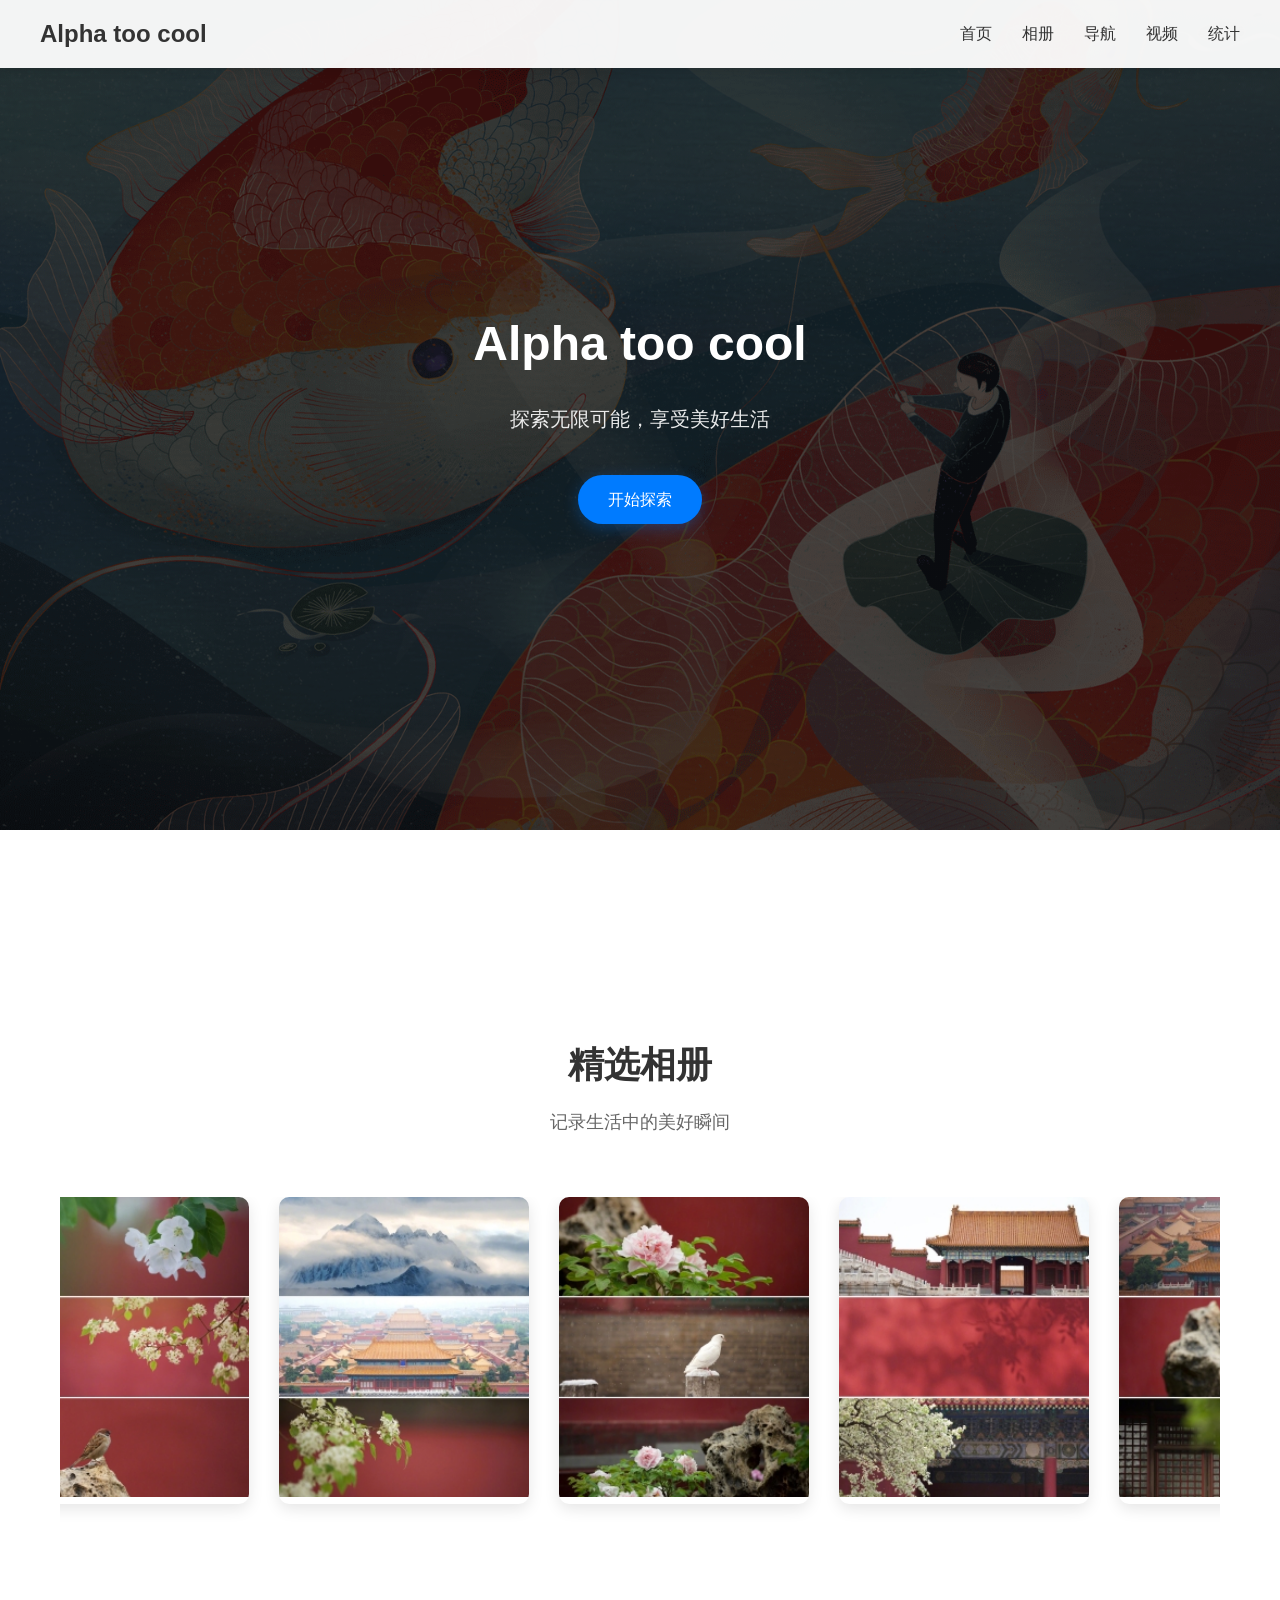
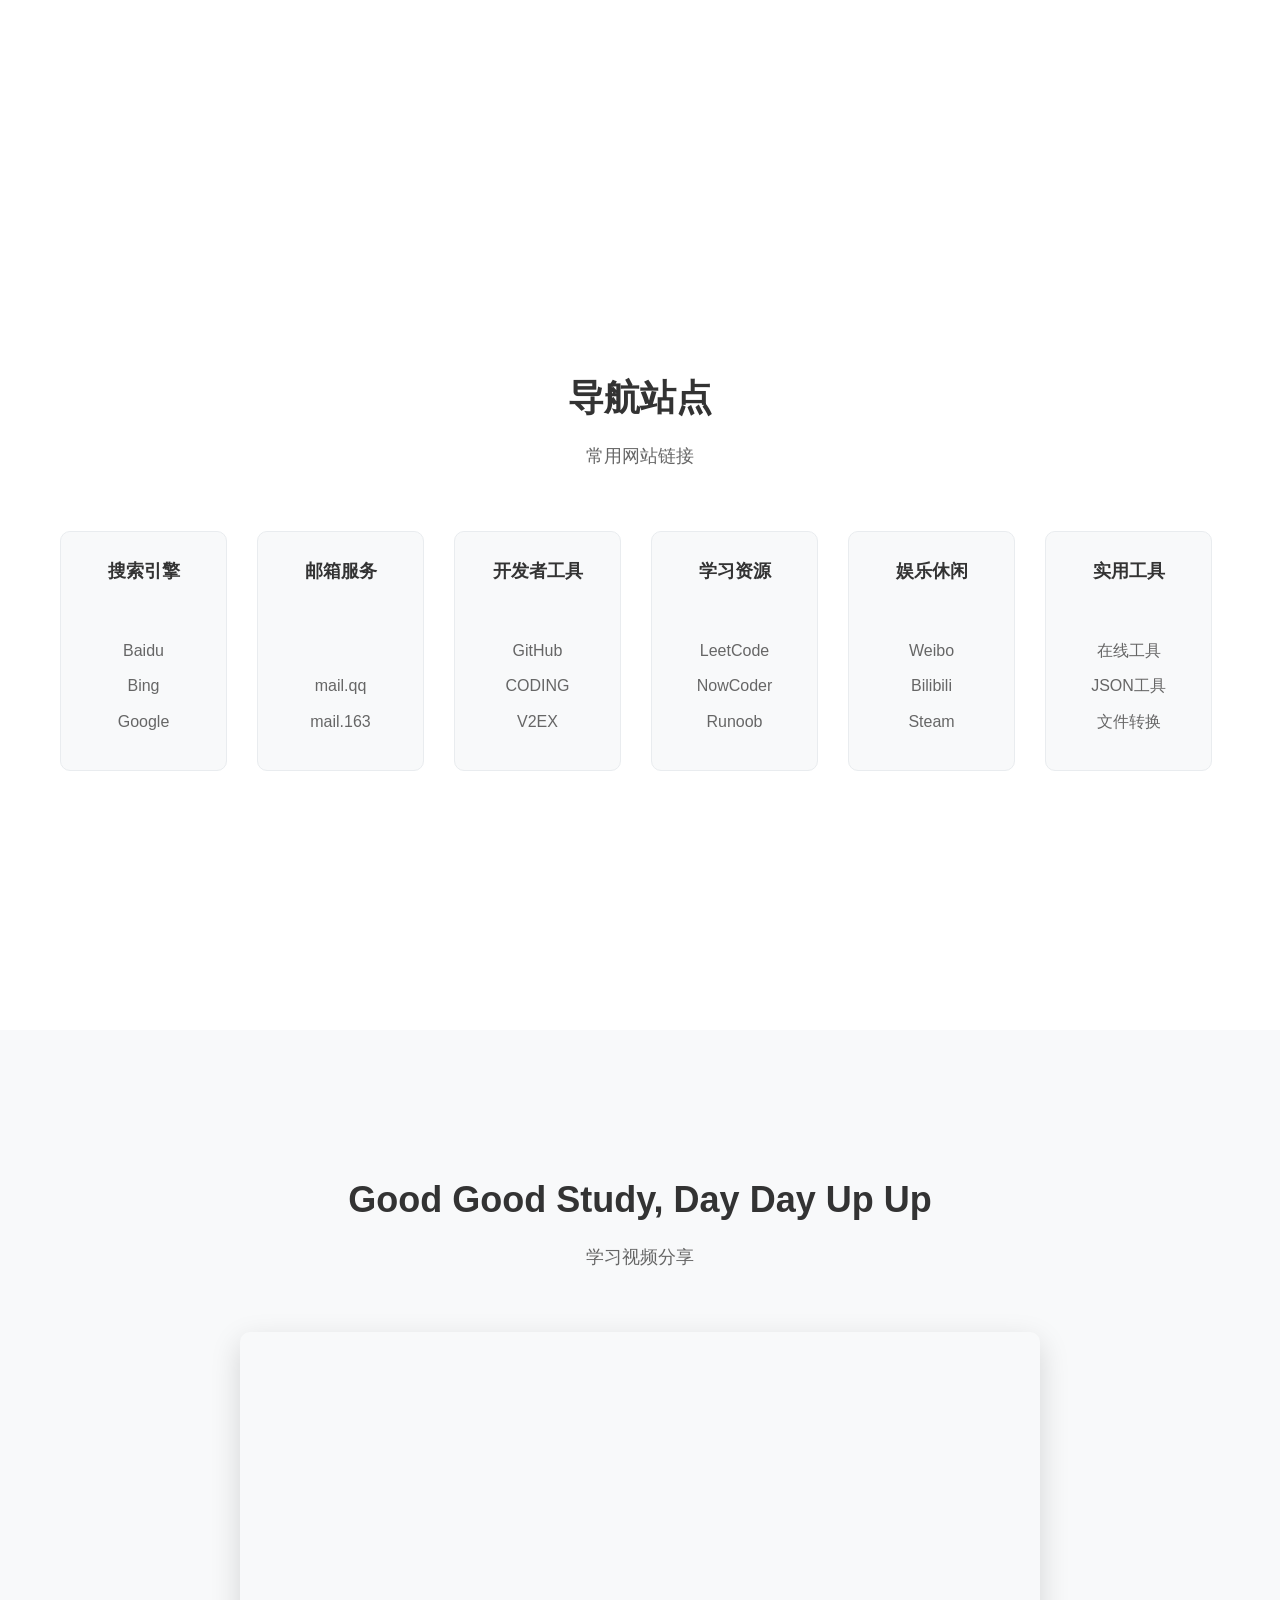
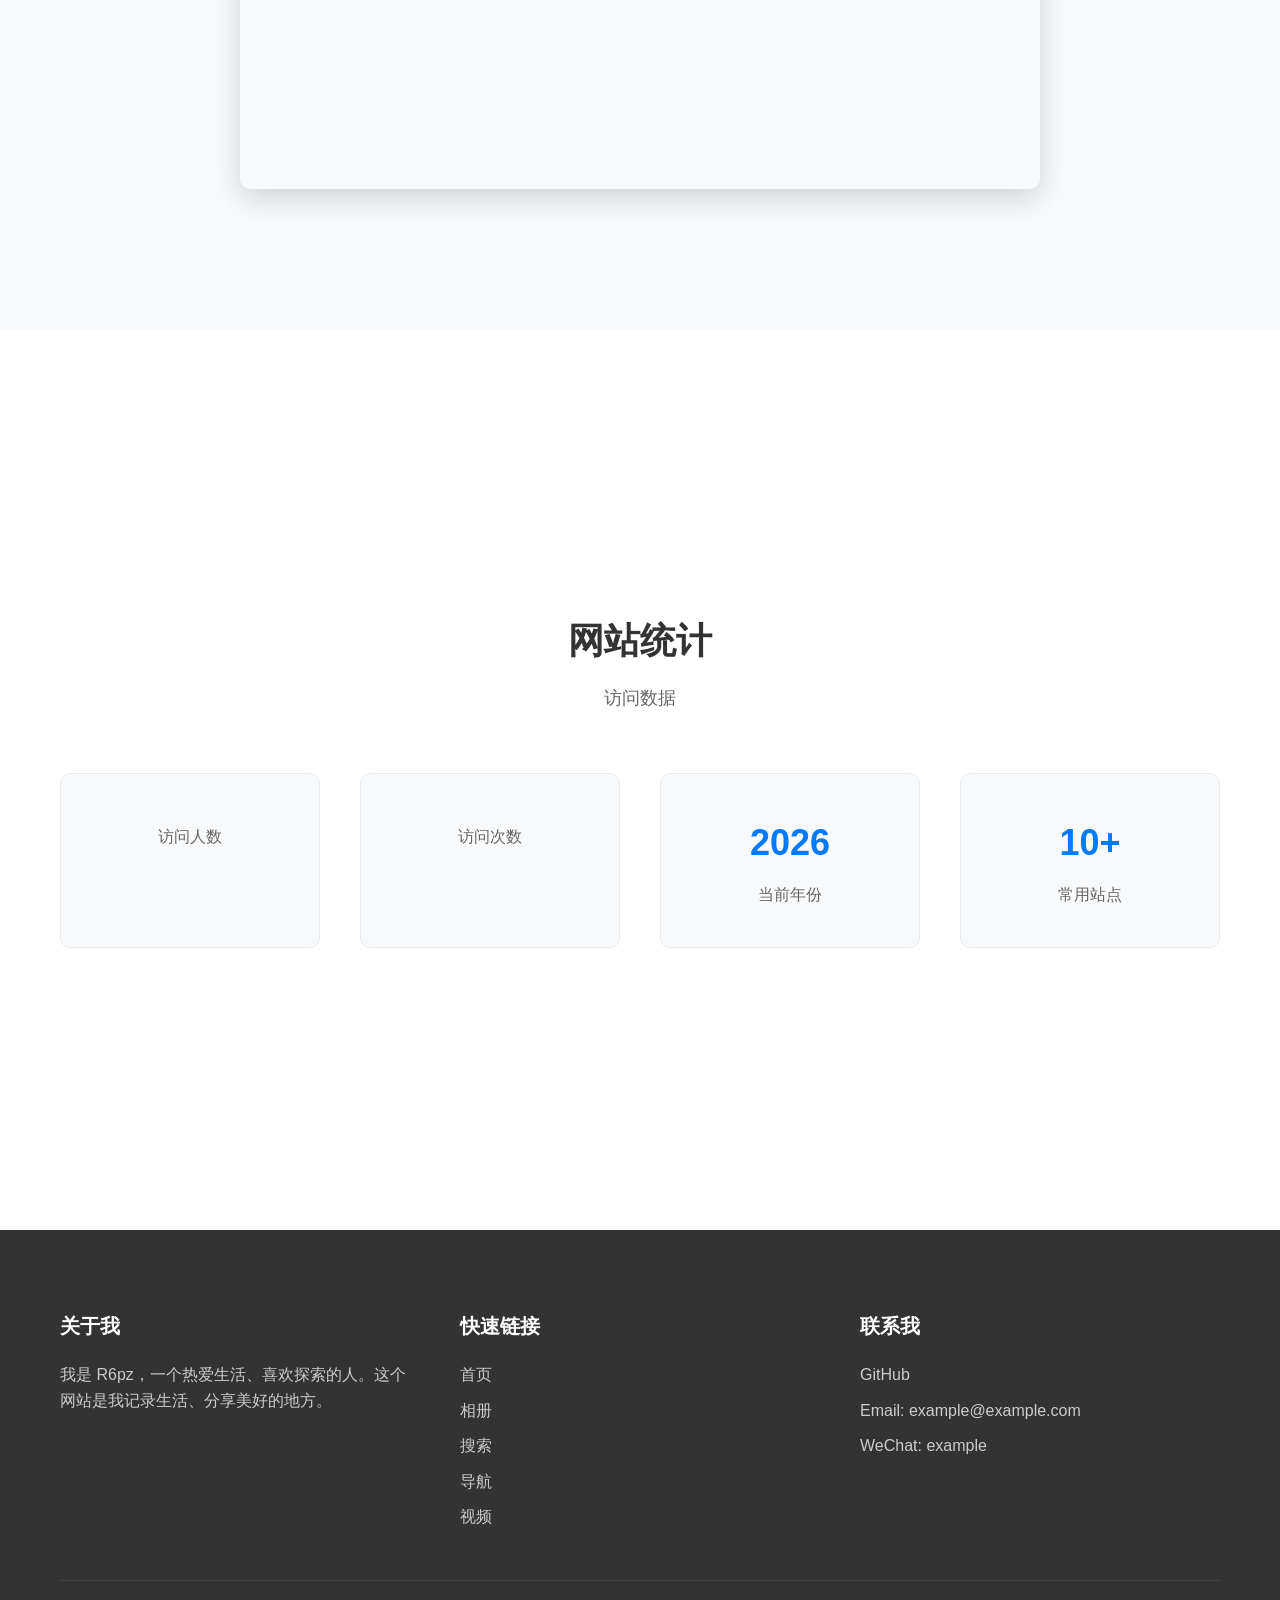
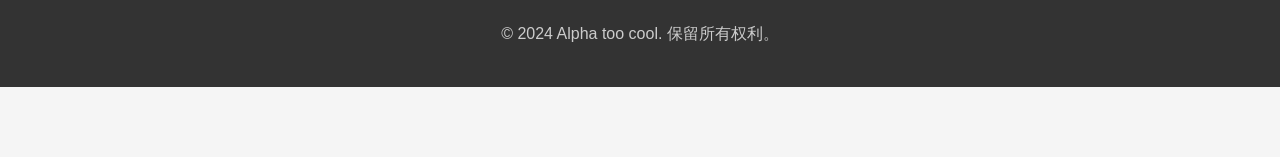
<file: index.html>
<!DOCTYPE html>
<html lang="zh-CN">
<head>
    <meta charset="UTF-8">
    <meta http-equiv="X-UA-Compatible" content="IE=edge">
    <meta name="viewport" content="width=device-width, initial-scale=1.0">
    <title>Alpha too cool - 个人网站</title>
    <link rel="stylesheet" href="css/type.css">
    <link rel="shortcut icon" href="images/favicon.ico" />
    <script async src="https://busuanzi.ibruce.info/busuanzi/2.3/busuanzi.pure.mini.js"></script>
    <style>
        /* 现代化样式 */
        * {
            margin: 0;
            padding: 0;
            box-sizing: border-box;
        }
        
        body {
            font-family: 'Segoe UI', Tahoma, Geneva, Verdana, sans-serif;
            line-height: 1.6;
            color: #333;
            background-color: #f5f5f5;
            background-image: linear-gradient(135deg, #f5f5f5 0%, #e8e8e8 100%);
            min-height: 100vh;
        }
        
        .container {
            max-width: 1200px;
            margin: 0 auto;
            padding: 0 20px;
        }
        
        /* 导航栏 */
        .navbar {
            background-color: rgba(255, 255, 255, 0.95);
            box-shadow: 0 2px 10px rgba(0, 0, 0, 0.1);
            position: fixed;
            top: 0;
            left: 0;
            right: 0;
            z-index: 1000;
            transition: all 0.3s ease;
        }
        
        .navbar.scrolled {
            background-color: rgba(255, 255, 255, 0.98);
            box-shadow: 0 4px 20px rgba(0, 0, 0, 0.15);
        }
        
        .navbar-container {
            display: flex;
            justify-content: space-between;
            align-items: center;
            padding: 15px 0;
        }
        
        .logo {
            font-size: 24px;
            font-weight: bold;
            color: #333;
            text-decoration: none;
            transition: color 0.3s ease;
        }
        
        .logo:hover {
            color: #007bff;
            transform: none;
        }
        
        .nav-links {
            display: flex;
            list-style: none;
        }
        
        .nav-links li {
            margin-left: 30px;
        }
        
        .nav-links a {
            color: #333;
            text-decoration: none;
            font-weight: 500;
            transition: all 0.3s ease;
            position: relative;
        }
        
        .nav-links a:hover {
            color: #007bff;
        }
        
        .nav-links a::after {
            content: '';
            position: absolute;
            bottom: -5px;
            left: 0;
            width: 0;
            height: 2px;
            background-color: #007bff;
            transition: width 0.3s ease;
        }
        
        .nav-links a:hover::after {
            width: 100%;
        }
        
        /* 英雄区域 */
        .hero {
            height: 100vh;
            display: flex;
            align-items: center;
            justify-content: center;
            text-align: center;
            background-image: linear-gradient(rgba(0, 0, 0, 0.7), rgba(0, 0, 0, 0.7)), url('images/backg.png');
            background-size: cover;
            background-position: center;
            background-attachment: fixed;
            color: white;
            margin-top: -70px;
            padding-top: 70px;
        }
        
        .hero-content {
            max-width: 800px;
            animation: fadeInUp 1s ease;
        }
        
        .hero h1 {
            font-size: 48px;
            margin-bottom: 20px;
            font-weight: bold;
        }
        
        .hero p {
            font-size: 20px;
            margin-bottom: 40px;
            opacity: 0.9;
        }
        
        .btn {
            display: inline-block;
            padding: 12px 30px;
            background-color: #007bff;
            color: white;
            border: none;
            border-radius: 50px;
            font-size: 16px;
            font-weight: 500;
            text-decoration: none;
            transition: all 0.3s ease;
            box-shadow: 0 4px 15px rgba(0, 123, 255, 0.3);
        }
        
        .btn:hover {
            background-color: #0069d9;
            transform: translateY(-3px);
            box-shadow: 0 6px 20px rgba(0, 123, 255, 0.4);
        }
        
        /* 图片展示区 */
        .gallery {
            min-height: 100vh;
            display: flex;
            align-items: center;
            padding: 100px 0;
            background-color: white;
        }
        
        .gallery .container {
            width: 100%;
        }
        
        .section-title {
            text-align: center;
            margin-bottom: 60px;
        }
        
        .section-title h2 {
            font-size: 36px;
            font-weight: bold;
            color: #333;
            margin-bottom: 15px;
        }
        
        .section-title p {
            font-size: 18px;
            color: #666;
            max-width: 600px;
            margin: 0 auto;
        }
        
        .gallery-container {
            display: flex;
            flex-wrap: nowrap;
            gap: 15px;
            margin-top: 50px;
            overflow-x: auto;
            padding-bottom: 20px;
            scrollbar-width: none; /* Firefox */
        }
        
        .gallery-container::-webkit-scrollbar {
            display: none; /* Chrome, Safari, Edge */
        }
        
        .gallery-item {
            flex: 0 0 auto;
            width: 150px;
        }
        
        @media (min-width: 768px) {
            .gallery-item {
                width: 200px;
            }
            
            .gallery-container {
                gap: 20px;
            }
        }
        
        @media (min-width: 1200px) {
            .gallery-item {
                width: 250px;
            }
            
            .gallery-container {
                gap: 30px;
            }
        }
        
        .gallery-item {
            position: relative;
            overflow: hidden;
            border-radius: 10px;
            box-shadow: 0 5px 15px rgba(0, 0, 0, 0.1);
            transition: all 0.3s ease;
        }
        
        .gallery-item:hover {
            transform: translateY(-10px);
            box-shadow: 0 15px 30px rgba(0, 0, 0, 0.2);
        }
        
        .gallery-item img {
            width: 100%;
            height: 180px;
            object-fit: cover;
            transition: transform 0.5s ease;
        }
        
        @media (min-width: 768px) {
            .gallery-item img {
                height: 250px;
            }
        }
        
        @media (min-width: 1200px) {
            .gallery-item img {
                height: 300px;
            }
        }
        
        .gallery-item:hover img {
            transform: scale(1.1);
        }
        
        .gallery-overlay {
            position: absolute;
            bottom: 0;
            left: 0;
            right: 0;
            background: linear-gradient(to top, rgba(0, 0, 0, 0.8), transparent);
            color: white;
            padding: 20px;
            transform: translateY(100%);
            transition: transform 0.3s ease;
        }
        
        .gallery-item:hover .gallery-overlay {
            transform: translateY(0);
        }
        
        .gallery-overlay h3 {
            font-size: 18px;
            margin-bottom: 10px;
        }
        

        
        /* 导航站点区 */
        .navigation {
            min-height: 100vh;
            display: flex;
            align-items: center;
            padding: 100px 0;
            background-color: white;
        }
        
        .navigation .container {
            width: 100%;
        }
        
        .nav-grid {
            display: flex;
            flex-wrap: nowrap;
            gap: 15px;
            margin-top: 50px;
            overflow-x: auto;
            padding-bottom: 20px;
            scrollbar-width: none; /* Firefox */
        }
        
        .nav-grid::-webkit-scrollbar {
            display: none; /* Chrome, Safari, Edge */
        }
        
        .nav-card {
            flex: 0 0 auto;
            width: 100px;
            background-color: #f8f9fa;
            border-radius: 10px;
            padding: 25px;
            text-align: center;
            transition: all 0.3s ease;
            border: 1px solid #e9ecef;
            display: flex;
            flex-direction: column;
            min-height: 200px;
        }
        
        .nav-card h3 {
            font-size: 18px;
            margin-top: 0;
            margin-bottom: auto;
            color: #333;
            text-align: center;
        }
        
        .nav-links-list {
            list-style: none;
            margin-top: auto;
            text-align: center;
        }
        
        .nav-links-list li {
            margin-bottom: 10px;
        }
        
        .nav-links-list a {
            color: #666;
            text-decoration: none;
            transition: color 0.3s ease;
            display: block;
        }
        
        .nav-card:hover {
            transform: translateY(-5px);
            box-shadow: 0 10px 20px rgba(0, 0, 0, 0.1);
            border-color: #007bff;
        }
        
        @media (min-width: 768px) {
            .nav-card {
                width: 133px;
                min-height: 220px;
            }
            
            .nav-grid {
                gap: 20px;
            }
        }
        
        @media (min-width: 1200px) {
            .nav-card {
                width: 167px;
                min-height: 240px;
            }
            
            .nav-grid {
                gap: 30px;
            }
        }
        
        .nav-links-list a:hover {
            color: #007bff;
        }
        
        /* 视频区 */
        .video-section {
            min-height: 100vh;
            display: flex;
            align-items: center;
            padding: 100px 0;
            background-color: #f8f9fa;
        }
        
        .video-section .container {
            width: 100%;
        }
        
        .video-container {
            max-width: 800px;
            margin: 0 auto;
            border-radius: 10px;
            overflow: hidden;
            box-shadow: 0 10px 30px rgba(0, 0, 0, 0.15);
        }
        
        /* 统计区 */
        .stats-section {
            min-height: 100vh;
            display: flex;
            align-items: center;
            padding: 100px 0;
            background-color: white;
            text-align: center;
        }
        
        .stats-section .container {
            width: 100%;
        }
        
        .stats-container {
            display: grid;
            grid-template-columns: repeat(auto-fit, minmax(200px, 1fr));
            gap: 40px;
            margin-top: 50px;
        }
        
        .stat-item {
            background-color: #f8f9fa;
            padding: 40px;
            border-radius: 10px;
            transition: all 0.3s ease;
            border: 1px solid #e9ecef;
        }
        
        .stat-item:hover {
            transform: translateY(-5px);
            box-shadow: 0 10px 20px rgba(0, 0, 0, 0.1);
            border-color: #007bff;
        }
        
        .stat-number {
            font-size: 36px;
            font-weight: bold;
            color: #007bff;
            margin-bottom: 10px;
        }
        
        .stat-label {
            font-size: 16px;
            color: #666;
        }
        
        /* 页脚 */
        .footer {
            background-color: #333;
            color: white;
            padding: 80px 0 40px;
        }
        
        .footer-container {
            display: grid;
            grid-template-columns: repeat(auto-fit, minmax(250px, 1fr));
            gap: 40px;
            margin-bottom: 40px;
        }
        
        .footer-section h3 {
            font-size: 20px;
            margin-bottom: 20px;
            color: white;
        }
        
        .footer-section p,
        .footer-section li {
            color: #ccc;
            margin-bottom: 10px;
        }
        
        .footer-section ul {
            list-style: none;
        }
        
        .footer-section a {
            color: #ccc;
            text-decoration: none;
            transition: color 0.3s ease;
        }
        
        .footer-section a:hover {
            color: #007bff;
        }
        
        .footer-bottom {
            border-top: 1px solid #444;
            padding-top: 40px;
            text-align: center;
            color: #ccc;
        }
        
        /* 动画 */
        @keyframes fadeInUp {
            from {
                opacity: 0;
                transform: translateY(30px);
            }
            to {
                opacity: 1;
                transform: translateY(0);
            }
        }
        
        .fade-in {
            opacity: 0;
            transform: translateY(30px);
            transition: all 0.6s ease;
        }
        
        .fade-in.visible {
            opacity: 1;
            transform: translateY(0);
        }
        
        /* 响应式设计 */
        @media (max-width: 768px) {
            .navbar-container {
                flex-direction: column;
                padding: 10px 0;
            }
            
            .nav-links {
                margin-top: 15px;
                flex-wrap: wrap;
                justify-content: center;
            }
            
            .nav-links li {
                margin: 5px 10px;
            }
            
            .hero h1 {
                font-size: 36px;
            }
            
            .hero p {
                font-size: 16px;
            }
            
            .gallery-container {
                grid-template-columns: repeat(auto-fit, minmax(150px, 1fr));
                gap: 15px;
            }
            
            .section-title h2 {
                font-size: 28px;
            }
            
            .nav-grid {
                grid-template-columns: repeat(auto-fit, minmax(150px, 1fr));
                gap: 15px;
            }
            
            .stats-container {
                grid-template-columns: repeat(4, 1fr);
                gap: 10px;
            }
            
            .stat-item {
                padding: 15px 10px;
            }
            
            .stat-number {
                font-size: 20px;
            }
            
            .stat-label {
                font-size: 12px;
            }
            
            .video-container {
                max-width: 100%;
                margin: 0 20px;
            }
            
            .footer-container {
                grid-template-columns: repeat(3, 1fr);
                gap: 20px;
                text-align: center;
            }
            
            .footer-section h3 {
                font-size: 16px;
                margin-bottom: 10px;
            }
            
            .footer-section p,
            .footer-section li {
                font-size: 12px;
                margin-bottom: 5px;
            }
        }
        
        @media (max-width: 480px) {
            .hero h1 {
                font-size: 28px;
            }
            
            .hero p {
                font-size: 14px;
            }
            
            .section-title h2 {
                font-size: 24px;
            }
            
            .gallery-item img {
                height: 150px;
            }
            
            .nav-grid {
                grid-template-columns: repeat(auto-fit, minmax(120px, 1fr));
                gap: 10px;
            }
            
            .nav-card {
                padding: 15px;
            }
            
            .nav-card h3 {
                font-size: 16px;
                margin-bottom: 15px;
            }
            
            .stats-container {
                grid-template-columns: repeat(4, 1fr);
                gap: 5px;
            }
            
            .stat-item {
                padding: 10px 5px;
            }
            
            .stat-number {
                font-size: 16px;
            }
            
            .stat-label {
                font-size: 10px;
            }
            

            
            .btn {
                padding: 10px 25px;
                font-size: 14px;
            }
            
            .footer-container {
                grid-template-columns: repeat(3, 1fr);
                gap: 10px;
            }
            
            .footer-section h3 {
                font-size: 14px;
            }
            
            .footer-section p,
            .footer-section li {
                font-size: 10px;
            }
        }
    </style>
</head>
<body>
    <!-- 导航栏 -->
    <nav class="navbar" id="navbar">
        <div class="container navbar-container">
            <a href="#home" class="logo" onclick="window.scrollTo({top: 0, behavior: 'smooth'}); return false;">Alpha too cool</a>
            <ul class="nav-links">
                <li><a href="#home">首页</a></li>
                <li><a href="#gallery">相册</a></li>
                <li><a href="#navigation">导航</a></li>
                <li><a href="#video">视频</a></li>
                <li><a href="#stats">统计</a></li>
            </ul>
        </div>
    </nav>
    
    <!-- 英雄区域 -->
    <section class="hero" id="home">
        <div class="container">
            <div class="hero-content">
                <h1>Alpha too cool</h1>
                <p>探索无限可能，享受美好生活</p>
                <a href="#gallery" class="btn">开始探索</a>
            </div>
        </div>
    </section>
    
    <!-- 图片展示区 -->
    <section class="gallery" id="gallery">
        <div class="container">
            <div class="section-title">
                <h2>精选相册</h2>
                <p>记录生活中的美好瞬间</p>
            </div>
            <div class="gallery-container" id="galleryContainer">
                <div class="gallery-item">
                    <img src="images/pic1.jpg" alt="图片1">
                    <div class="gallery-overlay">
                        <h3>美好回忆</h3>
                        <p>珍贵的瞬间</p>
                    </div>
                </div>
                <div class="gallery-item">
                    <img src="images/pic2.jpg" alt="图片2">
                    <div class="gallery-overlay">
                        <h3>自然风光</h3>
                        <p>大自然的魅力</p>
                    </div>
                </div>
                <div class="gallery-item">
                    <img src="images/pic3.jpg" alt="图片3">
                    <div class="gallery-overlay">
                        <h3>城市风光</h3>
                        <p>都市的繁华</p>
                    </div>
                </div>
                <div class="gallery-item">
                    <img src="images/pic4.jpg" alt="图片4">
                    <div class="gallery-overlay">
                        <h3>人文景观</h3>
                        <p>文化的底蕴</p>
                    </div>
                </div>
                <div class="gallery-item">
                    <img src="images/pic5.jpg" alt="图片5">
                    <div class="gallery-overlay">
                        <h3>创意摄影</h3>
                        <p>艺术的表达</p>
                    </div>
                </div>
            </div>
        </div>
    </section>
    

    
    <!-- 导航站点区 -->
    <section class="navigation" id="navigation">
        <div class="container">
            <div class="section-title">
                <h2>导航站点</h2>
                <p>常用网站链接</p>
            </div>
            <div class="nav-grid">
                <div class="nav-card">
                    <h3>搜索引擎</h3>
                    <ul class="nav-links-list">
                        <li><a href="https://baidu.com/" target="_blank">Baidu</a></li>
                        <li><a href="https://cn.bing.com/" target="_blank">Bing</a></li>
                        <li><a href="https://www.google.com/" target="_blank">Google</a></li>
                    </ul>
                </div>
                <div class="nav-card">
                    <h3>邮箱服务</h3>
                    <ul class="nav-links-list">
                        <li><a href="https://mail.qq.com/" target="_blank">mail.qq</a></li>
                        <li><a href="https://mail.163.com/" target="_blank">mail.163</a></li>
                    </ul>
                </div>
                <div class="nav-card">
                    <h3>开发者工具</h3>
                    <ul class="nav-links-list">
                        <li><a href="https://github.com/" target="_blank">GitHub</a></li>
                        <li><a href="https://coding.net/" target="_blank">CODING</a></li>
                        <li><a href="https://v2ex.com/" target="_blank">V2EX</a></li>
                    </ul>
                </div>
                <div class="nav-card">
                    <h3>学习资源</h3>
                    <ul class="nav-links-list">
                        <li><a href="https://leetcode-cn.com/" target="_blank">LeetCode</a></li>
                        <li><a href="https://www.nowcoder.com/" target="_blank">NowCoder</a></li>
                        <li><a href="https://www.runoob.com/" target="_blank">Runoob</a></li>
                    </ul>
                </div>
                <div class="nav-card">
                    <h3>娱乐休闲</h3>
                    <ul class="nav-links-list">
                        <li><a href="https://weibo.com/" target="_blank">Weibo</a></li>
                        <li><a href="https://www.bilibili.com/" target="_blank">Bilibili</a></li>
                        <li><a href="https://store.steampowered.com/" target="_blank">Steam</a></li>
                    </ul>
                </div>
                <div class="nav-card">
                    <h3>实用工具</h3>
                    <ul class="nav-links-list">
                        <li><a href="https://tool.lu/" target="_blank">在线工具</a></li>
                        <li><a href="https://www.json.cn/" target="_blank">JSON工具</a></li>
                        <li><a href="https://www.convertio.co/" target="_blank">文件转换</a></li>
                    </ul>
                </div>

            </div>
        </div>
    </section>
    
    <!-- 视频区 -->
    <section class="video-section" id="video">
        <div class="container">
            <div class="section-title">
                <h2>Good Good Study, Day Day Up Up</h2>
                <p>学习视频分享</p>
            </div>
            <div class="video-container">
                <iframe width="100%" height="450" src="https://player.bilibili.com/player.html?aid=799350337&bvid=BV1cy4y1a7sh&cid=299835996&page=4" scrolling="no" border="0" frameborder="no" framespacing="0" allowfullscreen="true"> </iframe>
            </div>
        </div>
    </section>
    
    <!-- 统计区 -->
    <section class="stats-section" id="stats">
        <div class="container">
            <div class="section-title">
                <h2>网站统计</h2>
                <p>访问数据</p>
            </div>
            <div class="stats-container">
                <div class="stat-item">
                    <div class="stat-number" id="busuanzi_value_site_uv"></div>
                    <div class="stat-label">访问人数</div>
                </div>
                <div class="stat-item">
                    <div class="stat-number" id="busuanzi_value_site_pv"></div>
                    <div class="stat-label">访问次数</div>
                </div>
                <div class="stat-item">
                    <div class="stat-number" id="current-year"></div>
                    <div class="stat-label">当前年份</div>
                </div>
                <div class="stat-item">
                    <div class="stat-number">10+</div>
                    <div class="stat-label">常用站点</div>
                </div>
            </div>
        </div>
    </section>
    
    <!-- 页脚 -->
    <footer class="footer">
        <div class="container">
            <div class="footer-container">
                <div class="footer-section">
                    <h3>关于我</h3>
                    <p>我是 R6pz，一个热爱生活、喜欢探索的人。这个网站是我记录生活、分享美好的地方。</p>
                </div>
                <div class="footer-section">
                    <h3>快速链接</h3>
                    <ul>
                        <li><a href="#home">首页</a></li>
                        <li><a href="#gallery">相册</a></li>
                        <li><a href="#search">搜索</a></li>
                        <li><a href="#navigation">导航</a></li>
                        <li><a href="#video">视频</a></li>
                    </ul>
                </div>
                <div class="footer-section">
                    <h3>联系我</h3>
                    <ul>
                        <li><a href="https://github.com/Alpha2Cool/" target="_blank">GitHub</a></li>
                        <li>Email: example@example.com</li>
                        <li>WeChat: example</li>
                    </ul>
                </div>
            </div>
            <div class="footer-bottom">
                <p>&copy; 2024 Alpha too cool. 保留所有权利。</p>
            </div>
        </div>
    </footer>
    
    <!-- 脚本 -->
    <script>
        // 导航栏滚动效果
        window.addEventListener('scroll', function() {
            const navbar = document.getElementById('navbar');
            if (window.scrollY > 100) {
                navbar.classList.add('scrolled');
            } else {
                navbar.classList.remove('scrolled');
            }
        });
        
        // 平滑滚动
        document.querySelectorAll('a[href^="#"]').forEach(anchor => {
            anchor.addEventListener('click', function(e) {
                e.preventDefault();
                const target = document.querySelector(this.getAttribute('href'));
                if (target) {
                    window.scrollTo({
                        top: target.offsetTop - 70,
                        behavior: 'smooth'
                    });
                }
            });
        });
        
        // 精选相册自动循环滚动
        const galleryContainer = document.getElementById('galleryContainer');
        let isScrolling = false;
        let scrollInterval;
        
        // 复制相册内容，实现无缝循环
        const galleryItems = galleryContainer.children;
        const itemsCount = galleryItems.length;
        
        // 克隆所有相册项并添加到容器末尾
        for (let i = 0; i < itemsCount; i++) {
            const clone = galleryItems[i].cloneNode(true);
            galleryContainer.appendChild(clone);
        }
        
        // 自动滚动函数
        function autoScroll() {
            if (!isScrolling) {
                scrollInterval = setInterval(() => {
                    // 正常滚动
                    galleryContainer.scrollLeft += 1;
                    
                    // 当滚动到原始内容末尾时，无缝切换到开始位置
                    if (galleryContainer.scrollLeft >= galleryContainer.scrollWidth / 2) {
                        galleryContainer.scrollLeft = 0;
                    }
                }, 30);
            }
        }
        
        // 停止自动滚动
        function stopAutoScroll() {
            clearInterval(scrollInterval);
        }
        
        // 鼠标按下时停止自动滚动
        galleryContainer.addEventListener('mousedown', () => {
            isScrolling = true;
            stopAutoScroll();
        });
        
        // 鼠标松开时重新开始自动滚动
        galleryContainer.addEventListener('mouseup', () => {
            isScrolling = false;
            autoScroll();
        });
        
        // 鼠标进入时停止自动滚动
        galleryContainer.addEventListener('mouseenter', () => {
            isScrolling = true;
            stopAutoScroll();
        });
        
        // 鼠标离开时重新开始自动滚动
        galleryContainer.addEventListener('mouseleave', () => {
            isScrolling = false;
            autoScroll();
        });
        
        // 触摸开始时停止自动滚动
        galleryContainer.addEventListener('touchstart', () => {
            isScrolling = true;
            stopAutoScroll();
        });
        
        // 触摸结束时重新开始自动滚动
        galleryContainer.addEventListener('touchend', () => {
            isScrolling = false;
            autoScroll();
        });
        
        // 初始化自动滚动
        autoScroll();
        
        // 滚动动画
        const fadeElements = document.querySelectorAll('.fade-in');
        
        function checkFade() {
            fadeElements.forEach(element => {
                const elementTop = element.getBoundingClientRect().top;
                const windowHeight = window.innerHeight;
                if (elementTop < windowHeight - 100) {
                    element.classList.add('visible');
                }
            });
        }
        
        window.addEventListener('scroll', checkFade);
        window.addEventListener('load', checkFade);
        


    </script>
    
    <!-- Google Analytics -->
    <script type="text/javascript">
        var gaJsHost = (("https:" == document.location.protocol) ?
        "https://ssl." : "https://www.");
        document.write(unescape("%3Cscript src='" + gaJsHost +
        "google-analytics.com/ga.js' type='text/javascript'%3E%3C/script%3E"));
    </script>
    <script type="text/javascript">
        var pageTracker = _gat._getTracker("UA-3907502-1");
        pageTracker._initData();
        pageTracker._trackPageview();
    </script>
    
    <!-- 本地预览时模拟不蒜子统计 -->
    <script type="text/javascript">
        // 检查是否在本地文件系统中
        if (window.location.protocol === 'file:') {
            // 模拟不蒜子的功能
            setTimeout(function() {
                document.getElementById('busuanzi_value_site_uv').textContent = '1,234';
                document.getElementById('busuanzi_value_site_pv').textContent = '5,678';
            }, 500);
        }
        
        // 自动获取当前年份
        document.addEventListener('DOMContentLoaded', function() {
            const currentYear = new Date().getFullYear();
            document.getElementById('current-year').textContent = currentYear;
        });
    </script>
</body>
</html>
</file>
<file: css/type.css>
body{
    width: 100%;
    background-image: url(../images/backg.png);
    background-repeat: no-repeat;
    background-color: wheat;
}

.githublink{
    color: black;
    text-decoration: none;
}

.githublink:hover{
    transition: 0.5s;
    color: aqua;
}

.picbar {
    width: 1183px;
    height: 278px;
    background-color:rgb(187, 81, 81);
    margin: 25px auto;
}

.pica {
    /* display: block; */
    float: left;
    width: 230px;
    height: 278px;
    margin-right: 6.5px;
    background-color: rgb(255, 255, 255);
    transition: 0.5s;
}

a:hover{
    transform: translateY(-30px);
}

.searchdiv{
    width: 650px;
    height: 50px;
}

.bdtext{
    padding: 0px 11px;
    width: 450px;
    height: 40px;
    border-radius: 10px;
    outline: none;
}

.bdbtn{
    width: 100px;
    height: 40px;
    border: none;
    border-radius: 10px;
    transition: 0.5s;
}

.bdbtn:hover{
    background-color: #000;
    color: aliceblue;
}

.nav{
    width: 1000px;
    height: 80px;
    border: 1px solid #c9c9c9;
    border-radius: 20px;
}

.nav a{
    text-decoration: none;
    color: #000;
    transition: 0.5s;
}

.nav a:hover{
    color:aqua;
}

.butn{
    background-color:aliceblue;
    width: 150px;
    height: 30px;
    color: #000;
    transition: 0.5s;
}

.butn:hover{
    background-color: #000;
    color: aliceblue;
}

.playerbar{
    width: 800px;
    height: 190px;
}

.player{
    width: 390px;
    height: 190px;
    float: left;
}
.player_right{
    float: right;
}
</file>
